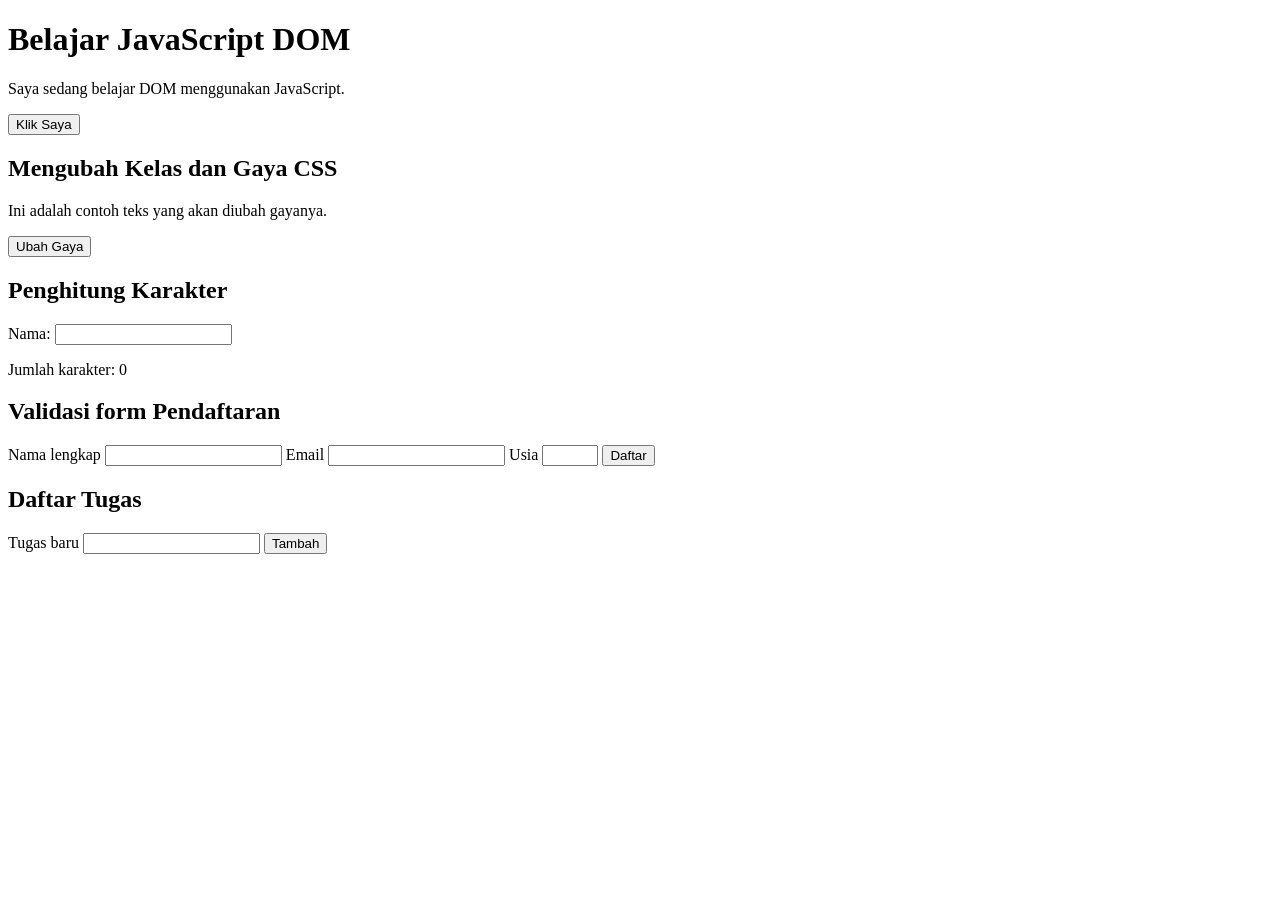
<file: lab6_ latihan dom_event/index.html>
<!DOCTYPE html>
<html lang="id">
<head>
    <meta charset="UTF-8">
    <meta name="viewport" content="width=device-width, initial-scale=1.0">
    <title>Praktikum DOM dan Event</title>
    <link rel="stylesheet" href="style.css">
    <script src="script.js" defer></script>
</head>
<body>
    <h1 id="judul">Latihan DOM</h1>
    <p id="pesan">Belum ada tindakan.</p>
    <button id="tombolAksi" type="button">Klik Saya</button>

    <h2>Mengubah Kelas dan Gaya CSS</h2>
    <p id="teksGaya">Ini adalah contoh teks yang akan diubah gayanya.</p>
    <button id="tombolGaya" type="button">Ubah Gaya</button>

    <h2>Penghitung Karakter</h2>
    <label for="namaInput">Nama:</label>
    <input type="text" id="namaInput" maxlength="40">
    <p>Jumlah karakter: <span id="jumlahKarakter">0</span></p>
    
    <h2>Validasi form Pendaftaran</h2>
    <form id="formPendaftaran" novalidate>
        <label for="nama">Nama lengkap</label>
        <input id="nama" name="nama" type="text">
        <label for="email">Email</label>
        <input id="email" name="email" type="email">
        <label for="usia">Usia</label>
        <input id="usia" name="usia" type="number" min="17" max="100">
        <button type="submit">Daftar</button>
    </form>
    <p id="pesanForm" aria-live="polite"></p>

<section>
    <h2>Daftar Tugas</h2>
    <label for="inputTugas">Tugas baru</label>
    <input id="inputTugas" type="text">
    <button id="tambahTugas" type="button">Tambah</button>
    <p id="pesanTugas" aria-live="polite"></p>
    <ul id="daftarTugas"></ul>
</section>

</body>
</html>
</file>
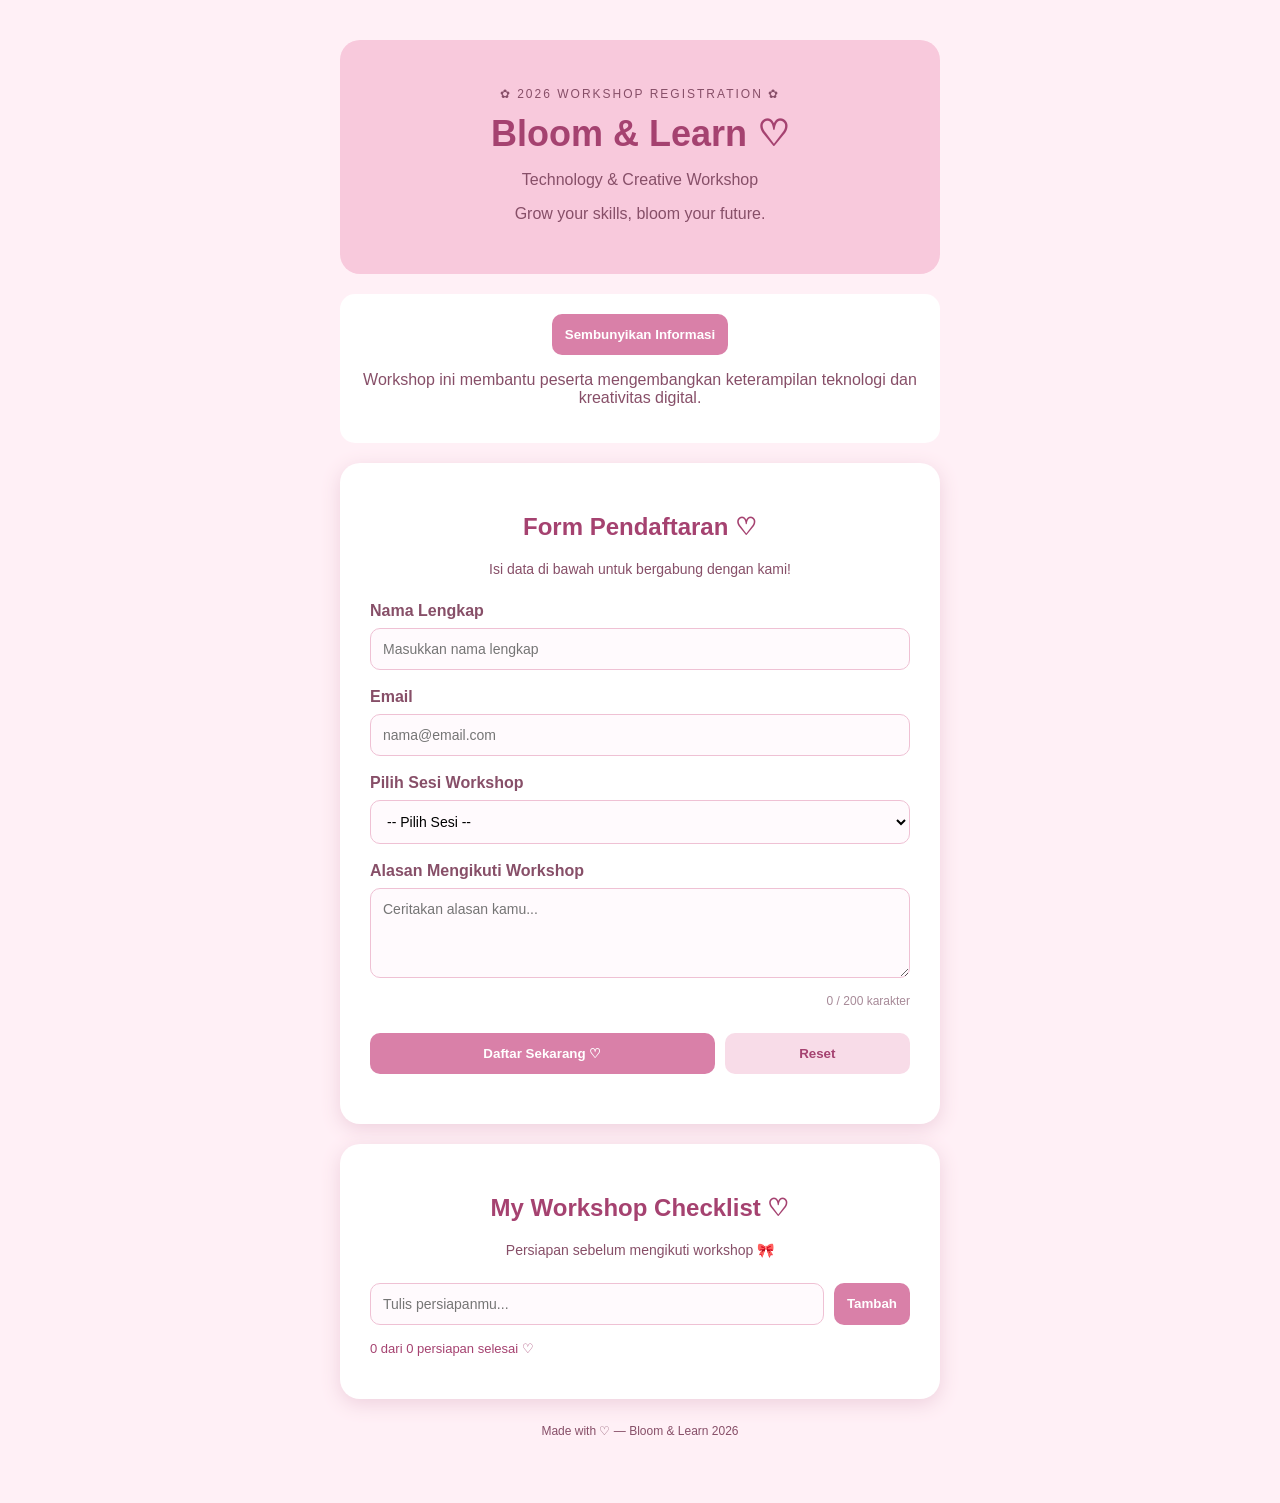
<file: mini project_form pendaftaran workshop/index.html>
<!DOCTYPE html>
<html lang="id">
<head>
    <meta charset="UTF-8">
    <meta name="viewport" content="width=device-width, initial-scale=1.0">
    <title>Bloom & Learn | Workshop Registration</title>
    <link rel="stylesheet" href="style.css">
    <script src="script.js" defer></script>
</head>
<body>

    <main class="container">
        <header>
            <p class="tagline">✿ 2026 WORKSHOP REGISTRATION ✿</p>
            <h1>Bloom & Learn ♡</h1>
            <p>Technology & Creative Workshop</p>
            <p>Grow your skills, bloom your future.</p>
        </header>

        <!-- Informasi Workshop -->
        <section class="info-workshop">
            <button id="tombolInfo" type="button">
                Sembunyikan Informasi
            </button>

            <p id="teksInfo">
                Workshop ini membantu peserta mengembangkan
                keterampilan teknologi dan kreativitas digital.
            </p>
        </section>

        <section class="card">
            <h2>Form Pendaftaran ♡</h2>
            <p class="subtitle">Isi data di bawah untuk bergabung dengan kami!</p>

            <form id="formWorkshop" novalidate>
                <label for="nama">Nama Lengkap</label>
                <input type="text" id="nama"
                       placeholder="Masukkan nama lengkap">

                <label for="email">Email</label>
                <input type="email" id="email"
                       placeholder="nama@email.com">

                <label for="sesi">Pilih Sesi Workshop</label>
                <select id="sesi">
                    <option value="">-- Pilih Sesi --</option>
                    <option value="UI/UX Design">UI/UX Design</option>
                    <option value="Web Development">Web Development</option>
                    <option value="Digital Creativity">Digital Creativity</option>
                </select>

                <p id="infoSesi" class="info-sesi"></p>

                <label for="alasan">Alasan Mengikuti Workshop</label>
                <textarea id="alasan" rows="4" maxlength="200"
                    placeholder="Ceritakan alasan kamu..."></textarea>

                <p class="counter">
                    <span id="jumlahKarakter">0</span> / 200 karakter
                </p>

                <div class="buttons">
                    <button type="submit" class="btn-daftar">
                        Daftar Sekarang ♡
                    </button>
                    <button type="reset" class="btn-reset">
                        Reset
                    </button>
                </div>
            </form>

            <p id="pesan" aria-live="polite"></p>
            <div id="ringkasan" class="ringkasan" hidden></div>
        </section>

        <section class="card">
            <h2>My Workshop Checklist ♡</h2>
            <p class="subtitle">Persiapan sebelum mengikuti workshop 🎀</p>

            <div class="todo-input">
                <input type="text" id="inputTugas"
                    placeholder="Tulis persiapanmu...">
                <button type="button" id="tambahTugas">Tambah</button>
            </div>

            <p id="pesanTugas" aria-live="polite"></p>
            <ul id="daftarTugas"></ul>
            <p id="progressTugas">0 dari 0 persiapan selesai ♡</p>
        </section>

        <footer>
            Made with ♡ — Bloom & Learn 2026
        </footer>
    </main>

</body>
</html>
</file>
<file: lab6_ latihan dom_event/style.css>
.highlight {
    color: #173f75;
    background-color: #e6f1ff;
    border-left: 4px solid #3478c8;
    padding: 12px;
}

.teks-besar { 
    font-size: 1.4rem; 
}

.selesai span { text-decoration: line-through; color: #687386; }
li { margin-bottom: 8px; }
</file>
<file: mini project_form pendaftaran workshop/style.css>
* {
    box-sizing: border-box;
}

body {
    margin: 0;
    font-family: Arial, sans-serif;
    background: #fff0f6;
    color: #874f68;
}

.container {
    width: 90%;
    max-width: 600px;
    margin: 40px auto;
}

header {
    background: #f8c9dc;
    padding: 35px 20px;
    border-radius: 20px;
    text-align: center;
}

header h1 {
    color: #a54270;
    font-size: 36px;
    margin: 10px 0;
}

.tagline {
    font-size: 12px;
    letter-spacing: 2px;
}

.card {
    background: white;
    padding: 30px;
    border-radius: 20px;
    margin-top: 20px;
    box-shadow: 0 5px 20px #eed0dd;
}

h2 {
    color: #a54270;
    text-align: center;
}

.subtitle {
    text-align: center;
    font-size: 14px;
    margin-bottom: 25px;
}

label {
    display: block;
    margin-top: 18px;
    margin-bottom: 8px;
    font-weight: bold;
}

input, select, textarea {
    width: 100%;
    padding: 12px;
    border: 1px solid #efc1d4;
    border-radius: 10px;
    font-family: inherit;
    font-size: 14px;
    background: #fffafd;
}

input:focus, select:focus, textarea:focus {
    outline: 2px solid #d980a8;
}

textarea {
    resize: vertical;
}

.counter {
    text-align: right;
    font-size: 12px;
    color: #a78a98;
}

.info-sesi {
    font-size: 13px;
    color: #a54270;
}

.buttons {
    display: flex;
    gap: 10px;
    margin-top: 25px;
}

button {
    padding: 13px;
    border: none;
    border-radius: 10px;
    cursor: pointer;
    font-weight: bold;
}

.btn-daftar {
    background: #d980a8;
    color: white;
    flex: 2;
}

.btn-reset {
    background: #f8dce8;
    color: #a54270;
    flex: 1;
}

button:hover {
    opacity: 0.85;
}

#pesan {
    text-align: center;
    margin-top: 20px;
    font-weight: bold;
}

.error {
    color: #c0395b;
}

.success {
    color: #38805a;
}

.ringkasan {
    margin-top: 20px;
    padding: 15px;
    background: #fff0f6;
    border-radius: 10px;
    overflow-wrap: anywhere;
}

.ringkasan[hidden] {
    display: none;
}

footer {
    text-align: center;
    padding: 25px;
    font-size: 12px;
}

@media (max-width: 480px) {
    .container {
        width: 94%;
        margin: 15px auto;
    }

    .card {
        padding: 20px;
    }

    header h1 {
        font-size: 28px;
    }
}


.info-workshop {
    text-align: center;
    margin-top: 20px;
    padding: 20px;
    background: white;
    border-radius: 15px;
}

.sembunyi {
    display: none;
}

#tombolInfo {
    background: #d980a8;
    color: white;
}

/* My Workshop Checklist */
.todo-input {
    display: flex;
    gap: 10px;
}

.todo-input input {
    flex: 1;
    min-width: 0;
}

#tambahTugas {
    background: #d980a8;
    color: white;
}

#daftarTugas {
    padding-left: 20px;
}

#daftarTugas li {
    margin: 12px 0;
    overflow-wrap: anywhere;
}

#daftarTugas button {
    margin: 5px;
    padding: 8px;
    background: #f8dce8;
    color: #a54270;
}

#daftarTugas .selesai span {
    text-decoration: line-through;
    color: #a78a98;
}

#progressTugas {
    color: #a54270;
    font-size: 13px;
}

@media (max-width: 480px) {
    .todo-input {
        flex-wrap: wrap;
    }
}



/* Checklist Baby Pink */

#daftarTugas {
    list-style: none;
    padding: 0;
}

#daftarTugas li {
    display: flex;
    align-items: center;
    justify-content: space-between;
    gap: 10px;
    background: #fff7fa;
    padding: 12px;
    margin-bottom: 10px;
    border-radius: 12px;
}

.label-tugas {
    display: flex;
    align-items: center;
    gap: 10px;
    margin: 0;
    min-width: 0;
    flex: 1;
    cursor: pointer;
}

.label-tugas span {
    overflow-wrap: anywhere;
}

.cek-tugas {
    width: 18px;
    height: 18px;
    margin: 0;
    flex-shrink: 0;
    accent-color: #d980a8;
    cursor: pointer;
}

#daftarTugas li.selesai span {
    text-decoration: line-through;
    color: #a78a98;
}

#daftarTugas .hapus-tugas {
    background: #ffe0eb;
    border: none;
    border-radius: 8px;
    padding: 8px 10px;
    cursor: pointer;
    flex-shrink: 0;
}

#daftarTugas .hapus-tugas:hover {
    background: #ffc4da;
}
</file>
